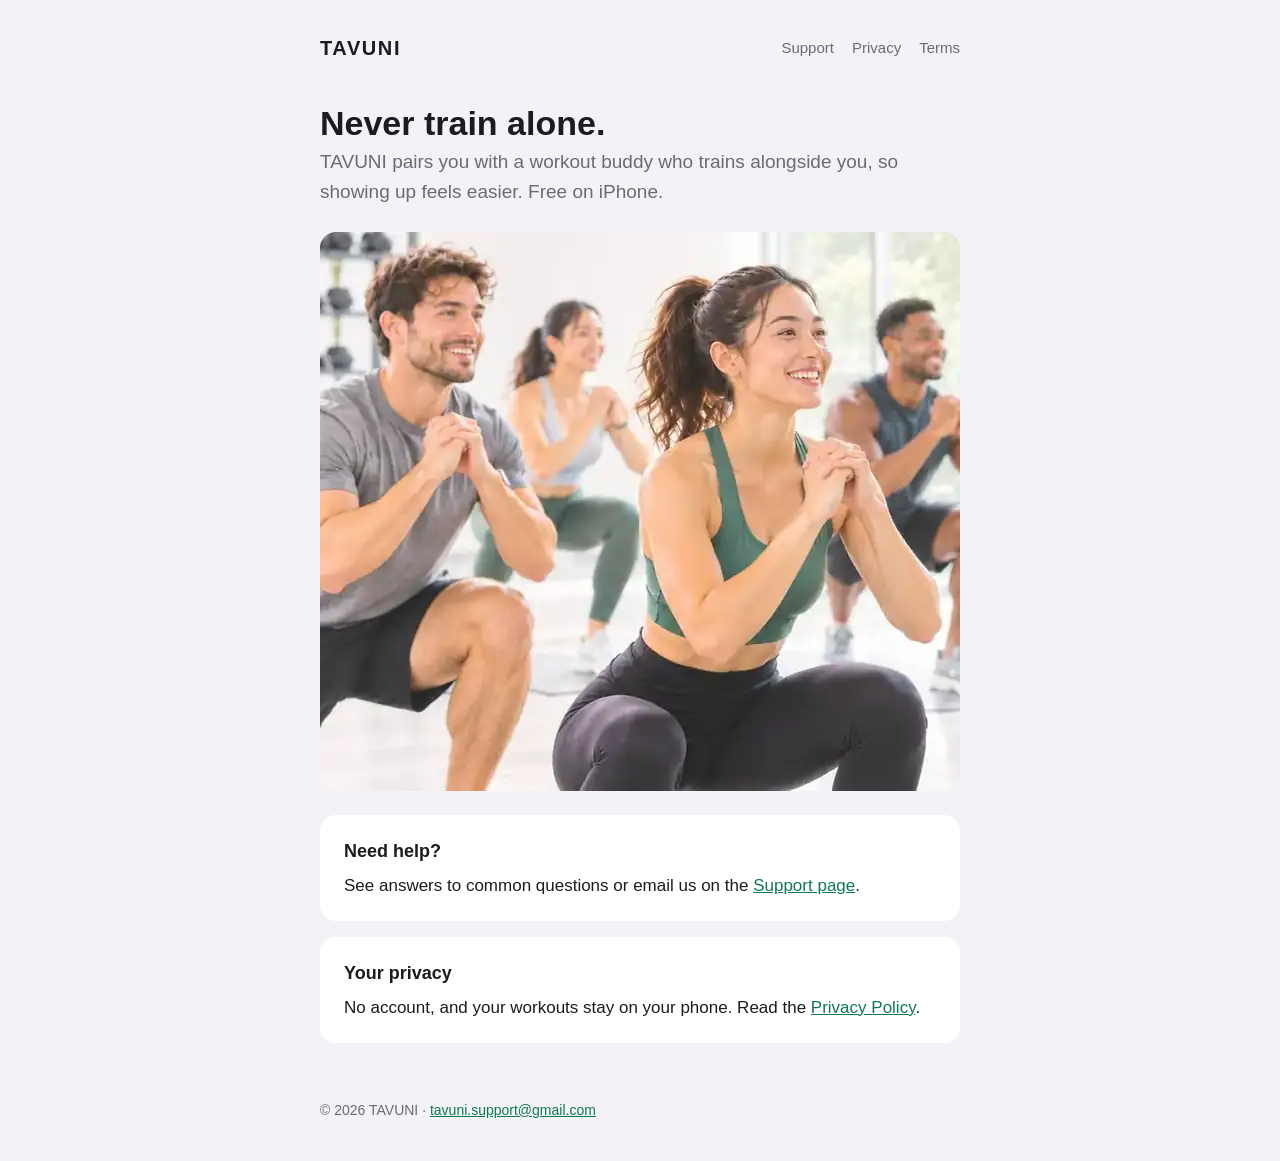
<file: index.html>
<!doctype html>
<html lang="en">
<head>
<meta charset="utf-8">
<meta name="viewport" content="width=device-width,initial-scale=1">
<title>TAVUNI</title>
<meta name="description" content="TAVUNI is a workout app where a buddy trains alongside you.">
<link rel="stylesheet" href="/style.css">
</head>
<body>
<header>
<a class="brand" href="/">TAVUNI</a>
<nav>
<a href="/support/">Support</a>
<a href="/privacy/">Privacy</a>
<a href="/terms/">Terms</a>
</nav>
</header>
<main>
<h1>Never train alone.</h1>
<p class="lead">TAVUNI pairs you with a workout buddy who trains alongside you, so showing up feels easier. Free on iPhone.</p>
<img class="hero" src="/hero.webp" width="640" height="559" alt="People smiling mid-squat in a bright studio">
<div class="card"><h2>Need help?</h2><p>See answers to common questions or email us on the <a href="/support/">Support page</a>.</p></div>
<div class="card"><h2>Your privacy</h2><p>No account, and your workouts stay on your phone. Read the <a href="/privacy/">Privacy Policy</a>.</p></div>
</main>
<footer>© 2026 TAVUNI · <a href="mailto:tavuni.support@gmail.com">tavuni.support@gmail.com</a></footer>
</body>
</html>
</file>
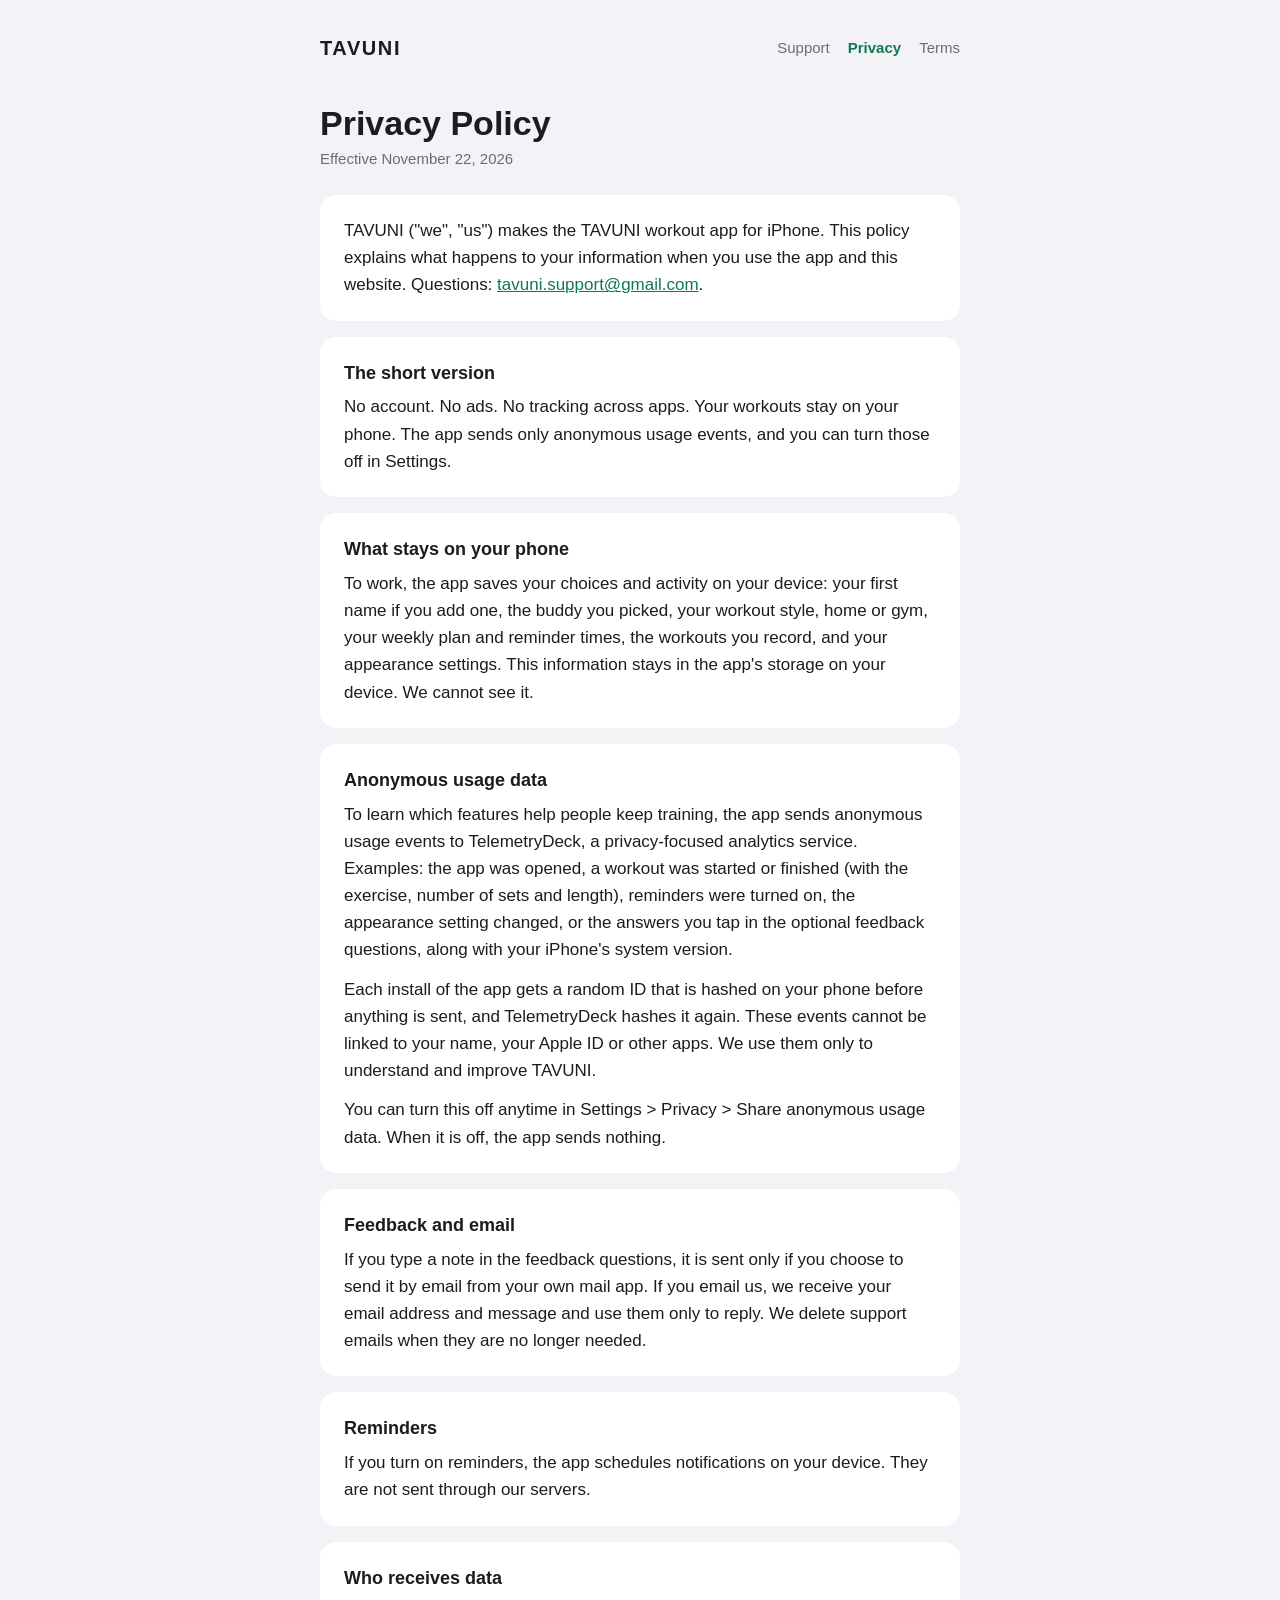
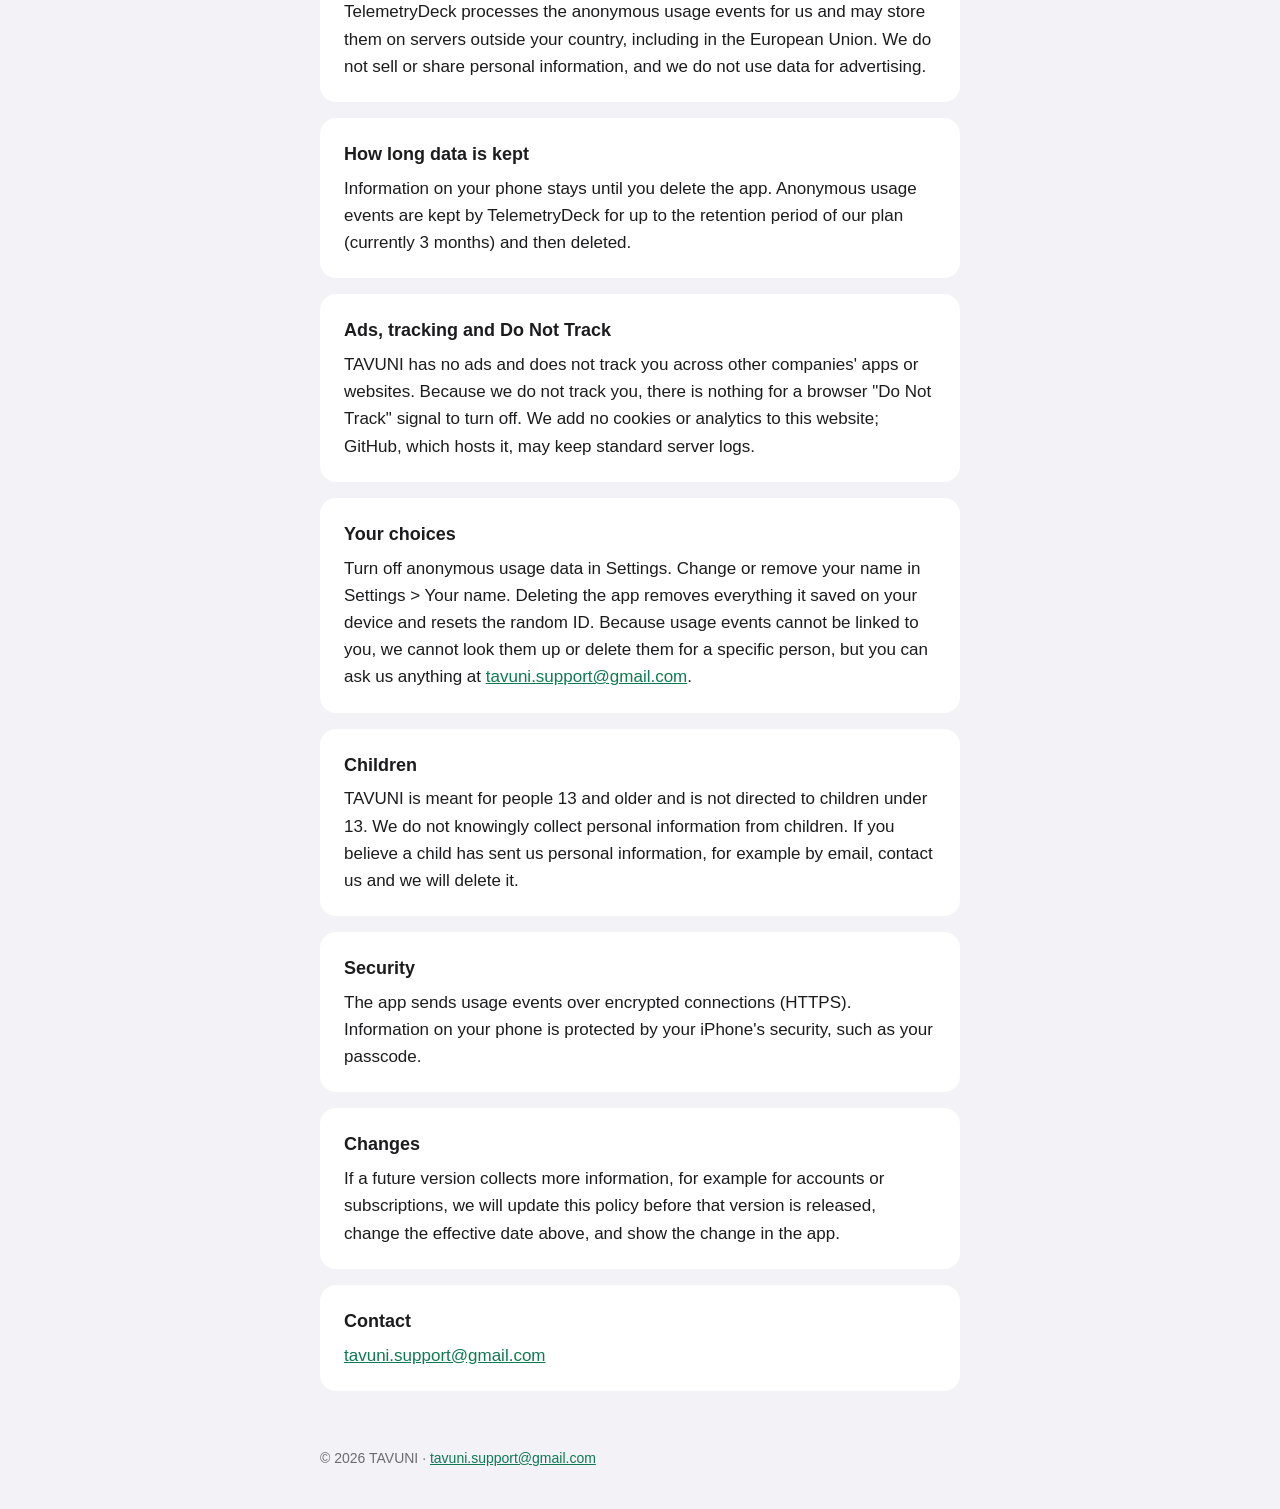
<file: privacy/index.html>
<!doctype html>
<html lang="en">
<head>
<meta charset="utf-8">
<meta name="viewport" content="width=device-width,initial-scale=1">
<title>Privacy Policy · TAVUNI</title>
<meta name="description" content="How the TAVUNI app handles your information.">
<link rel="stylesheet" href="/style.css">
</head>
<body>
<header>
<a class="brand" href="/">TAVUNI</a>
<nav>
<a href="/support/">Support</a>
<a href="/privacy/" aria-current="page">Privacy</a>
<a href="/terms/">Terms</a>
</nav>
</header>
<main>
<h1>Privacy Policy</h1>
<p class="date">Effective November 22, 2026</p>
<div class="card"><p>TAVUNI ("we", "us") makes the TAVUNI workout app for iPhone. This policy explains what happens to your information when you use the app and this website. Questions: <a href="mailto:tavuni.support@gmail.com">tavuni.support@gmail.com</a>.</p></div>
<div class="card"><h2>The short version</h2><p>No account. No ads. No tracking across apps. Your workouts stay on your phone. The app sends only anonymous usage events, and you can turn those off in Settings.</p></div>
<div class="card"><h2>What stays on your phone</h2><p>To work, the app saves your choices and activity on your device: your first name if you add one, the buddy you picked, your workout style, home or gym, your weekly plan and reminder times, the workouts you record, and your appearance settings. This information stays in the app's storage on your device. We cannot see it.</p></div>
<div class="card"><h2>Anonymous usage data</h2><p>To learn which features help people keep training, the app sends anonymous usage events to TelemetryDeck, a privacy-focused analytics service. Examples: the app was opened, a workout was started or finished (with the exercise, number of sets and length), reminders were turned on, the appearance setting changed, or the answers you tap in the optional feedback questions, along with your iPhone's system version.</p><p>Each install of the app gets a random ID that is hashed on your phone before anything is sent, and TelemetryDeck hashes it again. These events cannot be linked to your name, your Apple ID or other apps. We use them only to understand and improve TAVUNI.</p><p>You can turn this off anytime in Settings &gt; Privacy &gt; Share anonymous usage data. When it is off, the app sends nothing.</p></div>
<div class="card"><h2>Feedback and email</h2><p>If you type a note in the feedback questions, it is sent only if you choose to send it by email from your own mail app. If you email us, we receive your email address and message and use them only to reply. We delete support emails when they are no longer needed.</p></div>
<div class="card"><h2>Reminders</h2><p>If you turn on reminders, the app schedules notifications on your device. They are not sent through our servers.</p></div>
<div class="card"><h2>Who receives data</h2><p>TelemetryDeck processes the anonymous usage events for us and may store them on servers outside your country, including in the European Union. We do not sell or share personal information, and we do not use data for advertising.</p></div>
<div class="card"><h2>How long data is kept</h2><p>Information on your phone stays until you delete the app. Anonymous usage events are kept by TelemetryDeck for up to the retention period of our plan (currently 3 months) and then deleted.</p></div>
<div class="card"><h2>Ads, tracking and Do Not Track</h2><p>TAVUNI has no ads and does not track you across other companies' apps or websites. Because we do not track you, there is nothing for a browser "Do Not Track" signal to turn off. We add no cookies or analytics to this website; GitHub, which hosts it, may keep standard server logs.</p></div>
<div class="card"><h2>Your choices</h2><p>Turn off anonymous usage data in Settings. Change or remove your name in Settings &gt; Your name. Deleting the app removes everything it saved on your device and resets the random ID. Because usage events cannot be linked to you, we cannot look them up or delete them for a specific person, but you can ask us anything at <a href="mailto:tavuni.support@gmail.com">tavuni.support@gmail.com</a>.</p></div>
<div class="card"><h2>Children</h2><p>TAVUNI is meant for people 13 and older and is not directed to children under 13. We do not knowingly collect personal information from children. If you believe a child has sent us personal information, for example by email, contact us and we will delete it.</p></div>
<div class="card"><h2>Security</h2><p>The app sends usage events over encrypted connections (HTTPS). Information on your phone is protected by your iPhone's security, such as your passcode.</p></div>
<div class="card"><h2>Changes</h2><p>If a future version collects more information, for example for accounts or subscriptions, we will update this policy before that version is released, change the effective date above, and show the change in the app.</p></div>
<div class="card"><h2>Contact</h2><p><a href="mailto:tavuni.support@gmail.com">tavuni.support@gmail.com</a></p></div>
</main>
<footer>© 2026 TAVUNI · <a href="mailto:tavuni.support@gmail.com">tavuni.support@gmail.com</a></footer>
</body>
</html>
</file>
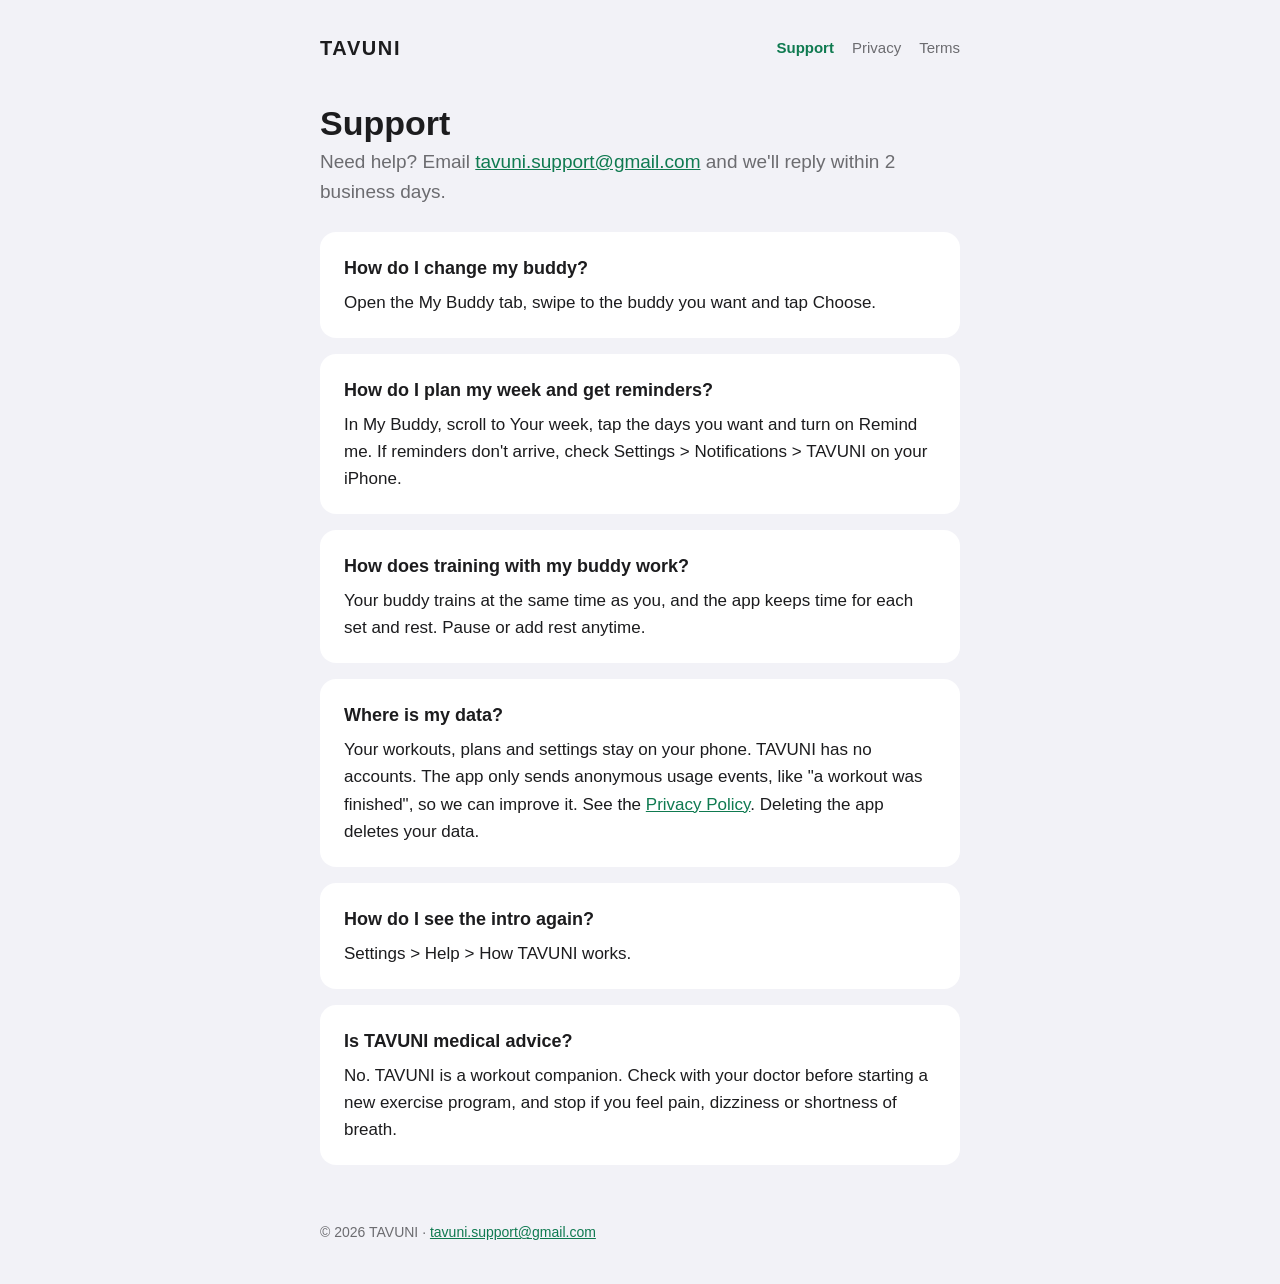
<file: support/index.html>
<!doctype html>
<html lang="en">
<head>
<meta charset="utf-8">
<meta name="viewport" content="width=device-width,initial-scale=1">
<title>Support · TAVUNI</title>
<meta name="description" content="Help and answers for the TAVUNI workout app.">
<link rel="stylesheet" href="/style.css">
</head>
<body>
<header>
<a class="brand" href="/">TAVUNI</a>
<nav>
<a href="/support/" aria-current="page">Support</a>
<a href="/privacy/">Privacy</a>
<a href="/terms/">Terms</a>
</nav>
</header>
<main>
<h1>Support</h1>
<p class="lead">Need help? Email <a href="mailto:tavuni.support@gmail.com">tavuni.support@gmail.com</a> and we'll reply within 2 business days.</p>
<div class="card"><h2>How do I change my buddy?</h2><p>Open the My Buddy tab, swipe to the buddy you want and tap Choose.</p></div>
<div class="card"><h2>How do I plan my week and get reminders?</h2><p>In My Buddy, scroll to Your week, tap the days you want and turn on Remind me. If reminders don't arrive, check Settings &gt; Notifications &gt; TAVUNI on your iPhone.</p></div>
<div class="card"><h2>How does training with my buddy work?</h2><p>Your buddy trains at the same time as you, and the app keeps time for each set and rest. Pause or add rest anytime.</p></div>
<div class="card"><h2>Where is my data?</h2><p>Your workouts, plans and settings stay on your phone. TAVUNI has no accounts. The app only sends anonymous usage events, like "a workout was finished", so we can improve it. See the <a href="/privacy/">Privacy Policy</a>. Deleting the app deletes your data.</p></div>
<div class="card"><h2>How do I see the intro again?</h2><p>Settings &gt; Help &gt; How TAVUNI works.</p></div>
<div class="card"><h2>Is TAVUNI medical advice?</h2><p>No. TAVUNI is a workout companion. Check with your doctor before starting a new exercise program, and stop if you feel pain, dizziness or shortness of breath.</p></div>
</main>
<footer>© 2026 TAVUNI · <a href="mailto:tavuni.support@gmail.com">tavuni.support@gmail.com</a></footer>
</body>
</html>
</file>
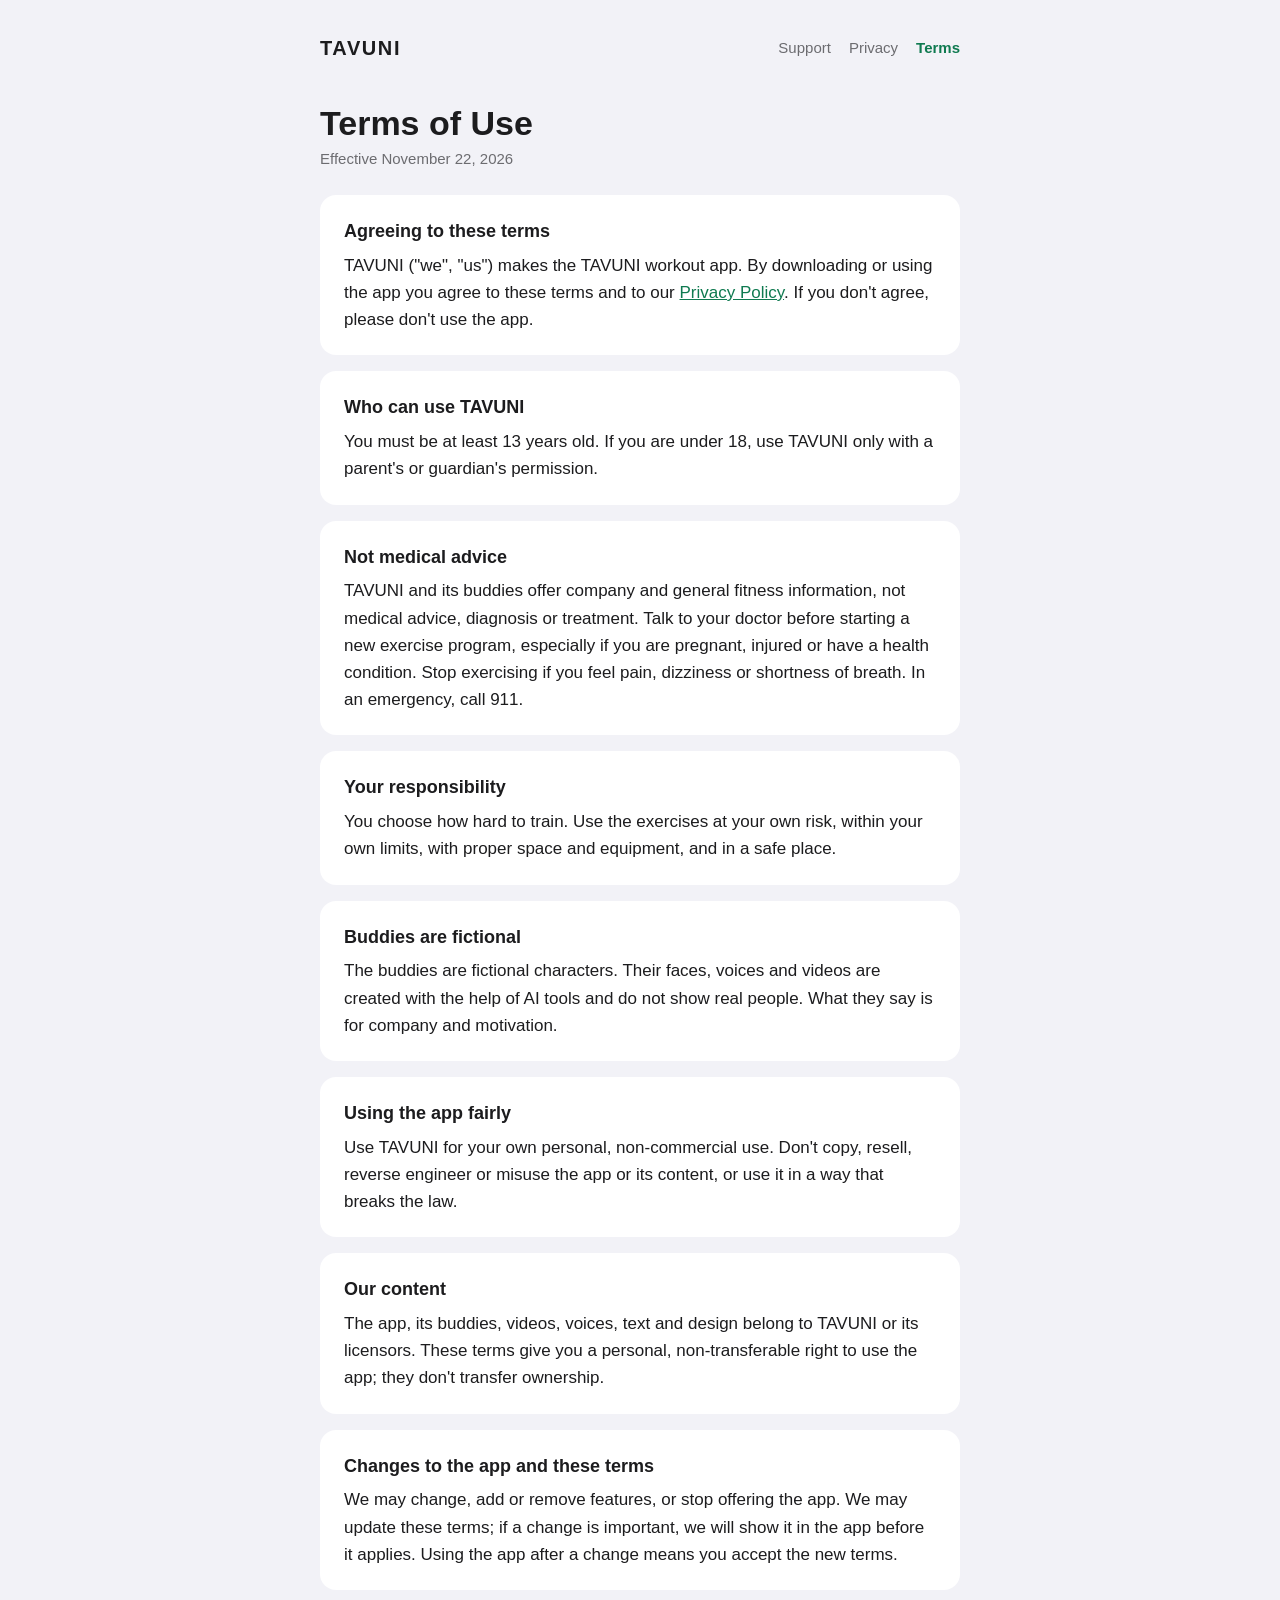
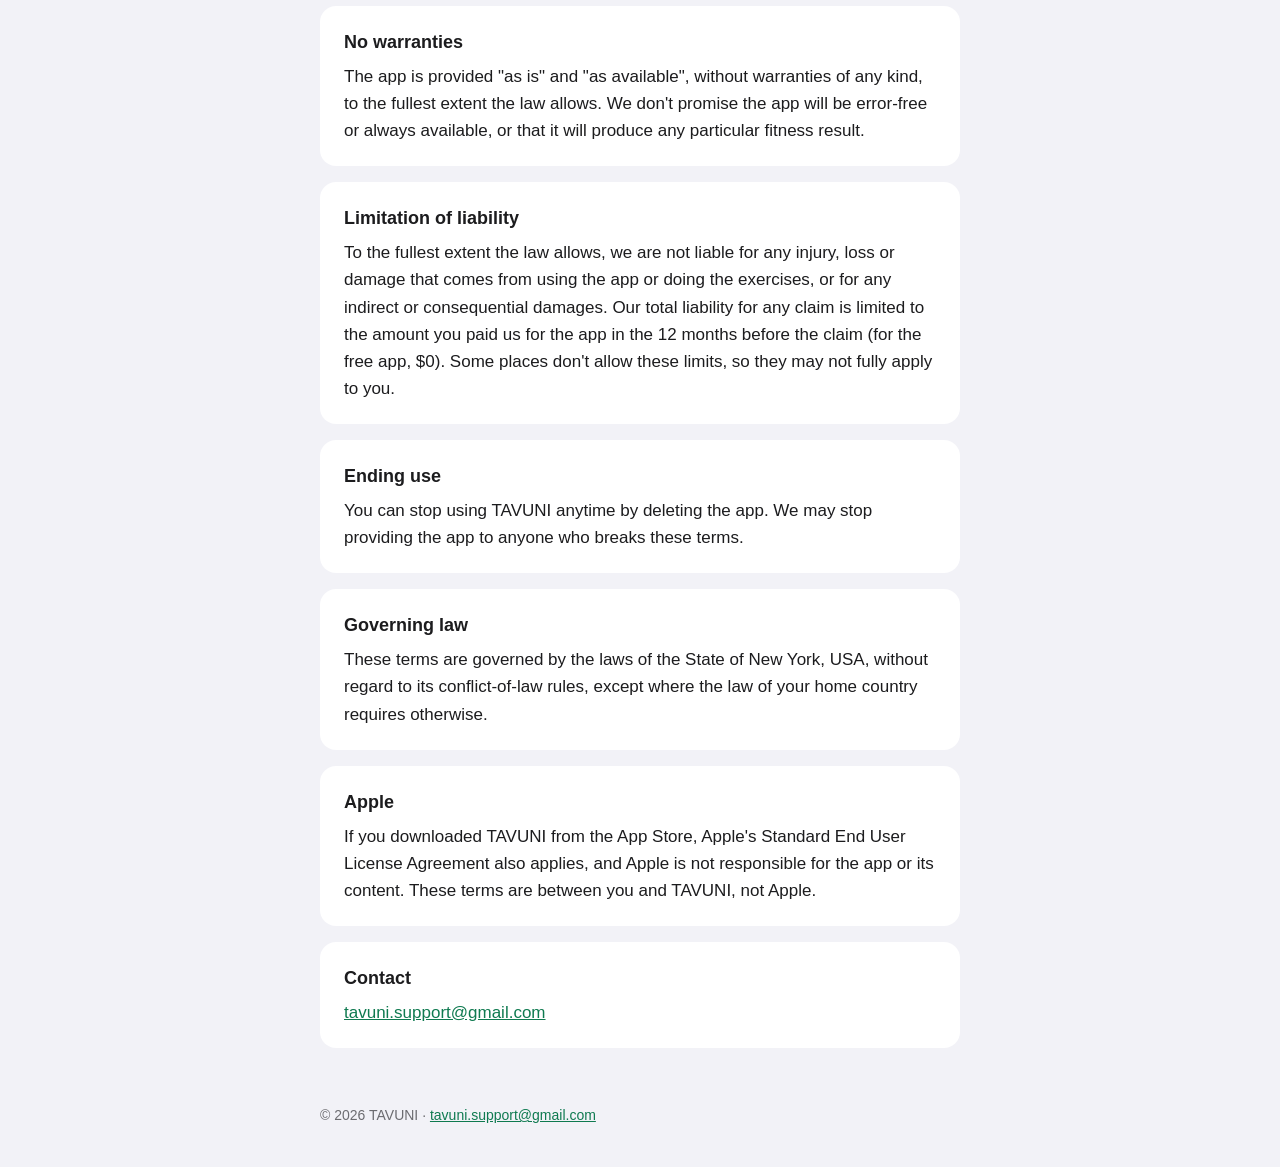
<file: terms/index.html>
<!doctype html>
<html lang="en">
<head>
<meta charset="utf-8">
<meta name="viewport" content="width=device-width,initial-scale=1">
<title>Terms of Use · TAVUNI</title>
<meta name="description" content="Terms for using the TAVUNI workout app.">
<link rel="stylesheet" href="/style.css">
</head>
<body>
<header>
<a class="brand" href="/">TAVUNI</a>
<nav>
<a href="/support/">Support</a>
<a href="/privacy/">Privacy</a>
<a href="/terms/" aria-current="page">Terms</a>
</nav>
</header>
<main>
<h1>Terms of Use</h1>
<p class="date">Effective November 22, 2026</p>
<div class="card"><h2>Agreeing to these terms</h2><p>TAVUNI ("we", "us") makes the TAVUNI workout app. By downloading or using the app you agree to these terms and to our <a href="/privacy/">Privacy Policy</a>. If you don't agree, please don't use the app.</p></div>
<div class="card"><h2>Who can use TAVUNI</h2><p>You must be at least 13 years old. If you are under 18, use TAVUNI only with a parent's or guardian's permission.</p></div>
<div class="card"><h2>Not medical advice</h2><p>TAVUNI and its buddies offer company and general fitness information, not medical advice, diagnosis or treatment. Talk to your doctor before starting a new exercise program, especially if you are pregnant, injured or have a health condition. Stop exercising if you feel pain, dizziness or shortness of breath. In an emergency, call 911.</p></div>
<div class="card"><h2>Your responsibility</h2><p>You choose how hard to train. Use the exercises at your own risk, within your own limits, with proper space and equipment, and in a safe place.</p></div>
<div class="card"><h2>Buddies are fictional</h2><p>The buddies are fictional characters. Their faces, voices and videos are created with the help of AI tools and do not show real people. What they say is for company and motivation.</p></div>
<div class="card"><h2>Using the app fairly</h2><p>Use TAVUNI for your own personal, non-commercial use. Don't copy, resell, reverse engineer or misuse the app or its content, or use it in a way that breaks the law.</p></div>
<div class="card"><h2>Our content</h2><p>The app, its buddies, videos, voices, text and design belong to TAVUNI or its licensors. These terms give you a personal, non-transferable right to use the app; they don't transfer ownership.</p></div>
<div class="card"><h2>Changes to the app and these terms</h2><p>We may change, add or remove features, or stop offering the app. We may update these terms; if a change is important, we will show it in the app before it applies. Using the app after a change means you accept the new terms.</p></div>
<div class="card"><h2>No warranties</h2><p>The app is provided "as is" and "as available", without warranties of any kind, to the fullest extent the law allows. We don't promise the app will be error-free or always available, or that it will produce any particular fitness result.</p></div>
<div class="card"><h2>Limitation of liability</h2><p>To the fullest extent the law allows, we are not liable for any injury, loss or damage that comes from using the app or doing the exercises, or for any indirect or consequential damages. Our total liability for any claim is limited to the amount you paid us for the app in the 12 months before the claim (for the free app, $0). Some places don't allow these limits, so they may not fully apply to you.</p></div>
<div class="card"><h2>Ending use</h2><p>You can stop using TAVUNI anytime by deleting the app. We may stop providing the app to anyone who breaks these terms.</p></div>
<div class="card"><h2>Governing law</h2><p>These terms are governed by the laws of the State of New York, USA, without regard to its conflict-of-law rules, except where the law of your home country requires otherwise.</p></div>
<div class="card"><h2>Apple</h2><p>If you downloaded TAVUNI from the App Store, Apple's Standard End User License Agreement also applies, and Apple is not responsible for the app or its content. These terms are between you and TAVUNI, not Apple.</p></div>
<div class="card"><h2>Contact</h2><p><a href="mailto:tavuni.support@gmail.com">tavuni.support@gmail.com</a></p></div>
</main>
<footer>© 2026 TAVUNI · <a href="mailto:tavuni.support@gmail.com">tavuni.support@gmail.com</a></footer>
</body>
</html>
</file>
<file: style.css>
:root{--bg:#F2F2F7;--surface:#fff;--text:#1C1C1E;--muted:#6C6C70;--primary:#0F7A50;--border:#E5E5EA}
@media (prefers-color-scheme:dark){:root{--bg:#000;--surface:#1C1C1E;--text:#fff;--muted:#A1A1A6;--primary:#3DDC97;--border:#38383A}}
*{box-sizing:border-box}
body{margin:0;background:var(--bg);color:var(--text);font:17px/1.6 -apple-system,BlinkMacSystemFont,"Segoe UI",Roboto,Helvetica,Arial,sans-serif;-webkit-text-size-adjust:100%}
header,main,footer{max-width:680px;margin:0 auto;padding:0 20px}
header{padding-top:32px;display:flex;align-items:center;justify-content:space-between;gap:16px;flex-wrap:wrap}
.brand{font-weight:800;letter-spacing:.08em;color:var(--text);text-decoration:none;font-size:20px}
nav{display:flex;gap:18px}
nav a{color:var(--muted);text-decoration:none;font-size:15px}
nav a[aria-current]{color:var(--primary);font-weight:600}
main{padding-top:24px;padding-bottom:40px}
h1{font-size:34px;line-height:1.15;margin:16px 0 4px}
.date{color:var(--muted);margin:0 0 24px;font-size:15px}
.card{background:var(--surface);border-radius:16px;padding:22px 24px;margin:0 0 16px}
h2{font-size:18px;margin:0 0 6px}
p{margin:0 0 12px}
.card p:last-child{margin:0}
a{color:var(--primary)}
.lead{font-size:19px;color:var(--muted);margin:0 0 24px}
footer{padding-bottom:40px;color:var(--muted);font-size:14px}
.hero{display:block;width:100%;height:auto;border-radius:16px;margin:0 0 24px}
</file>
